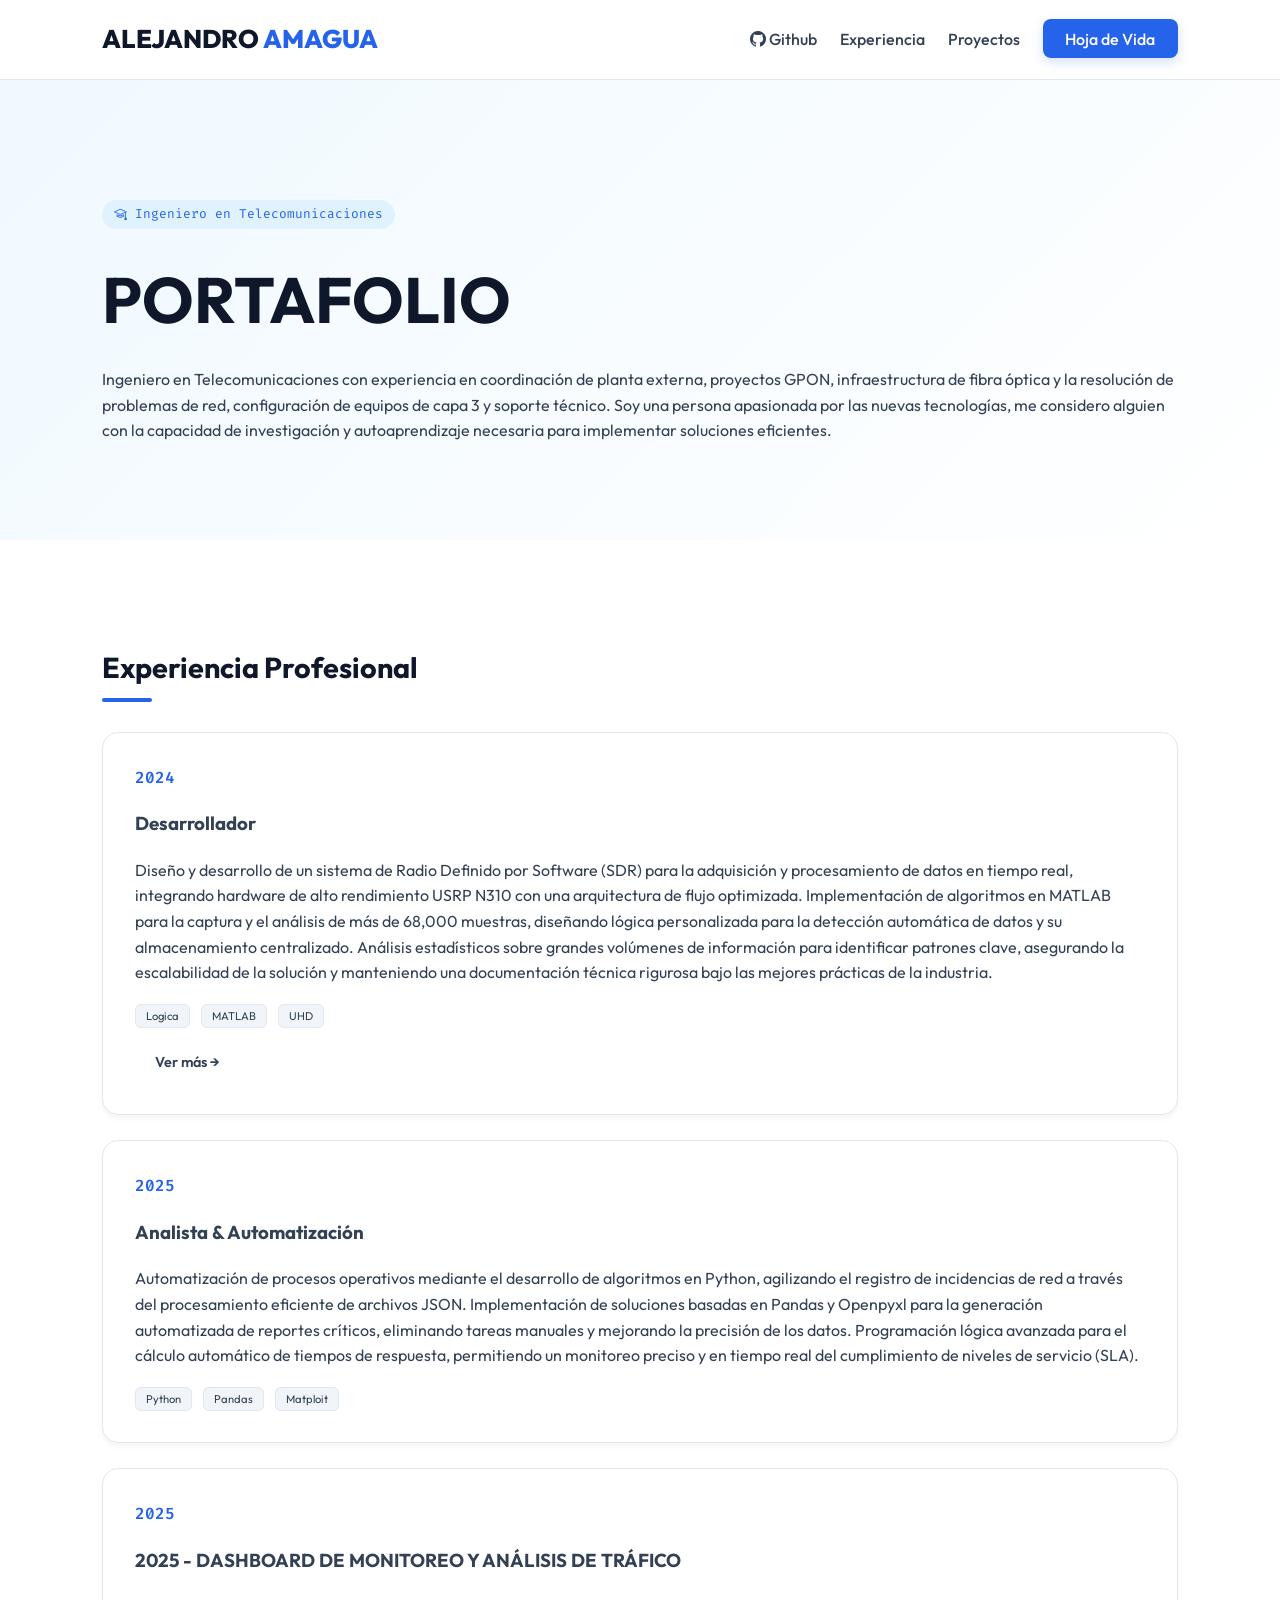
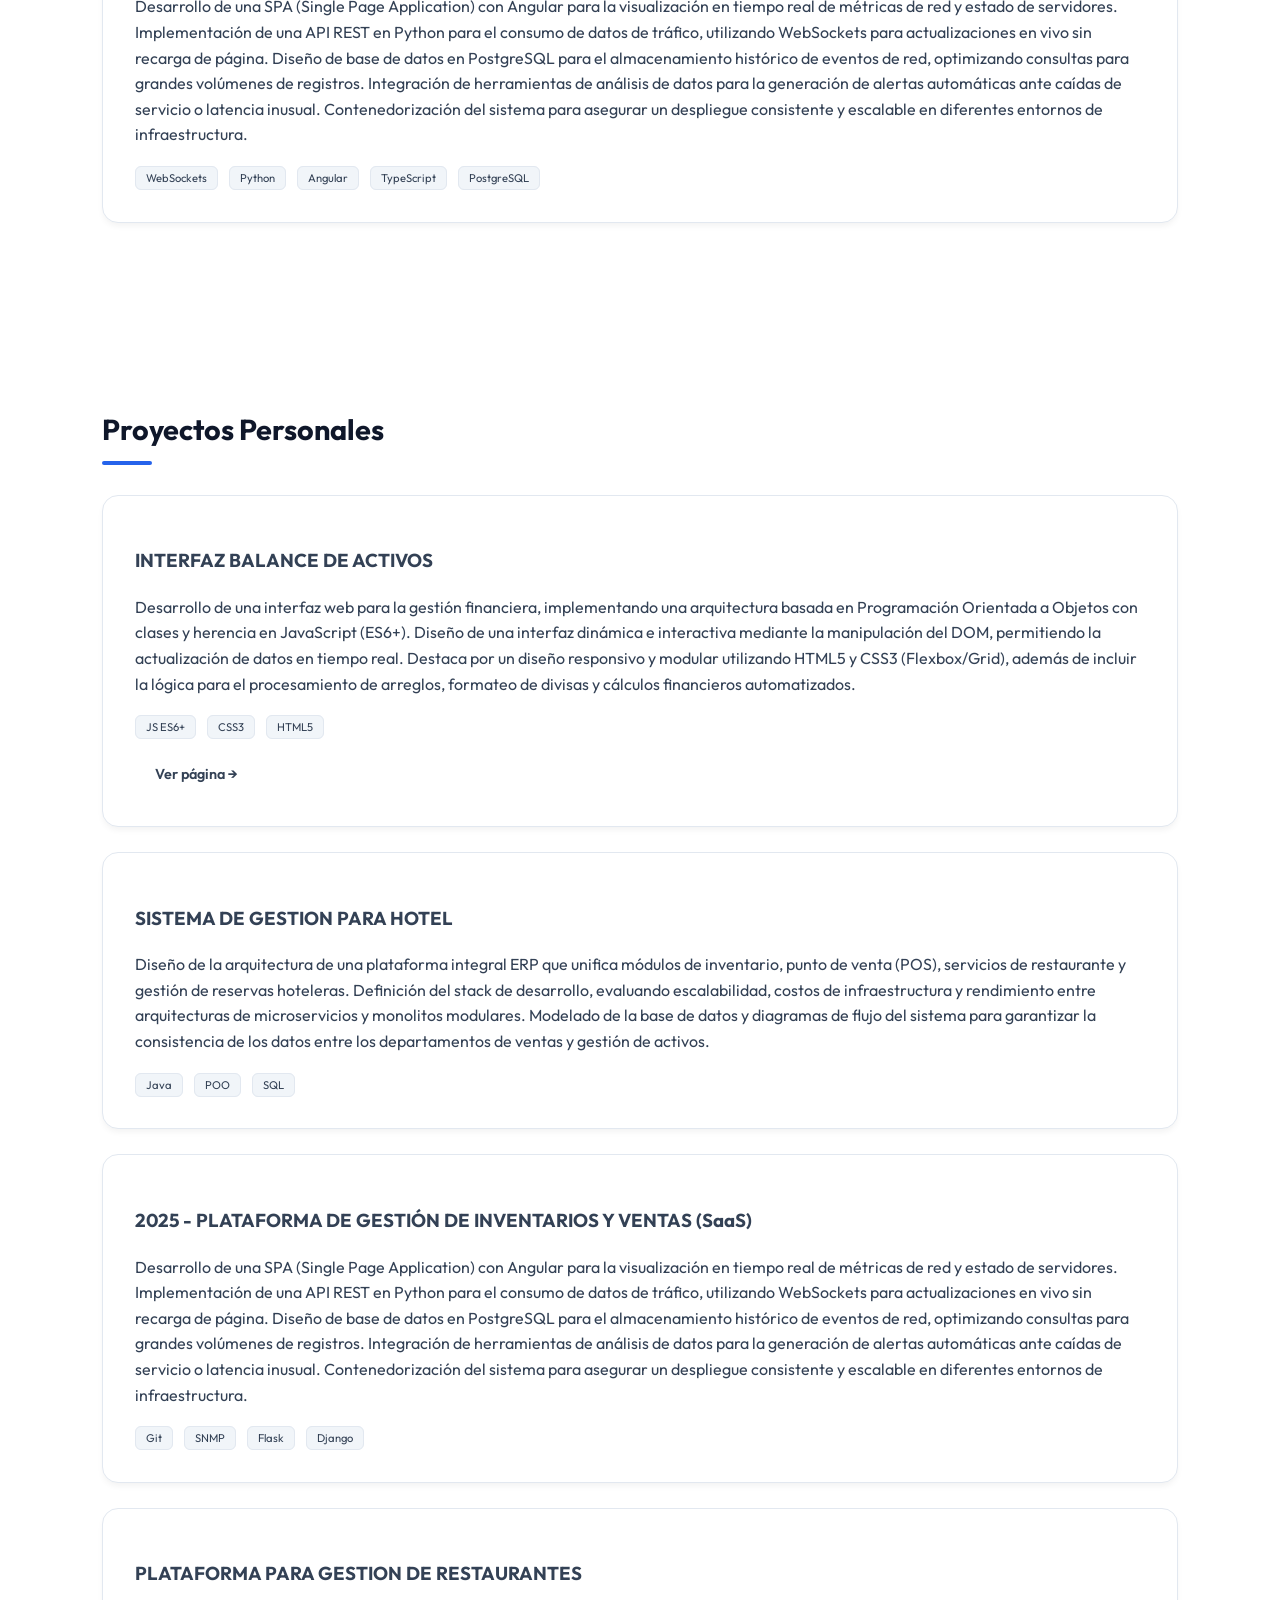
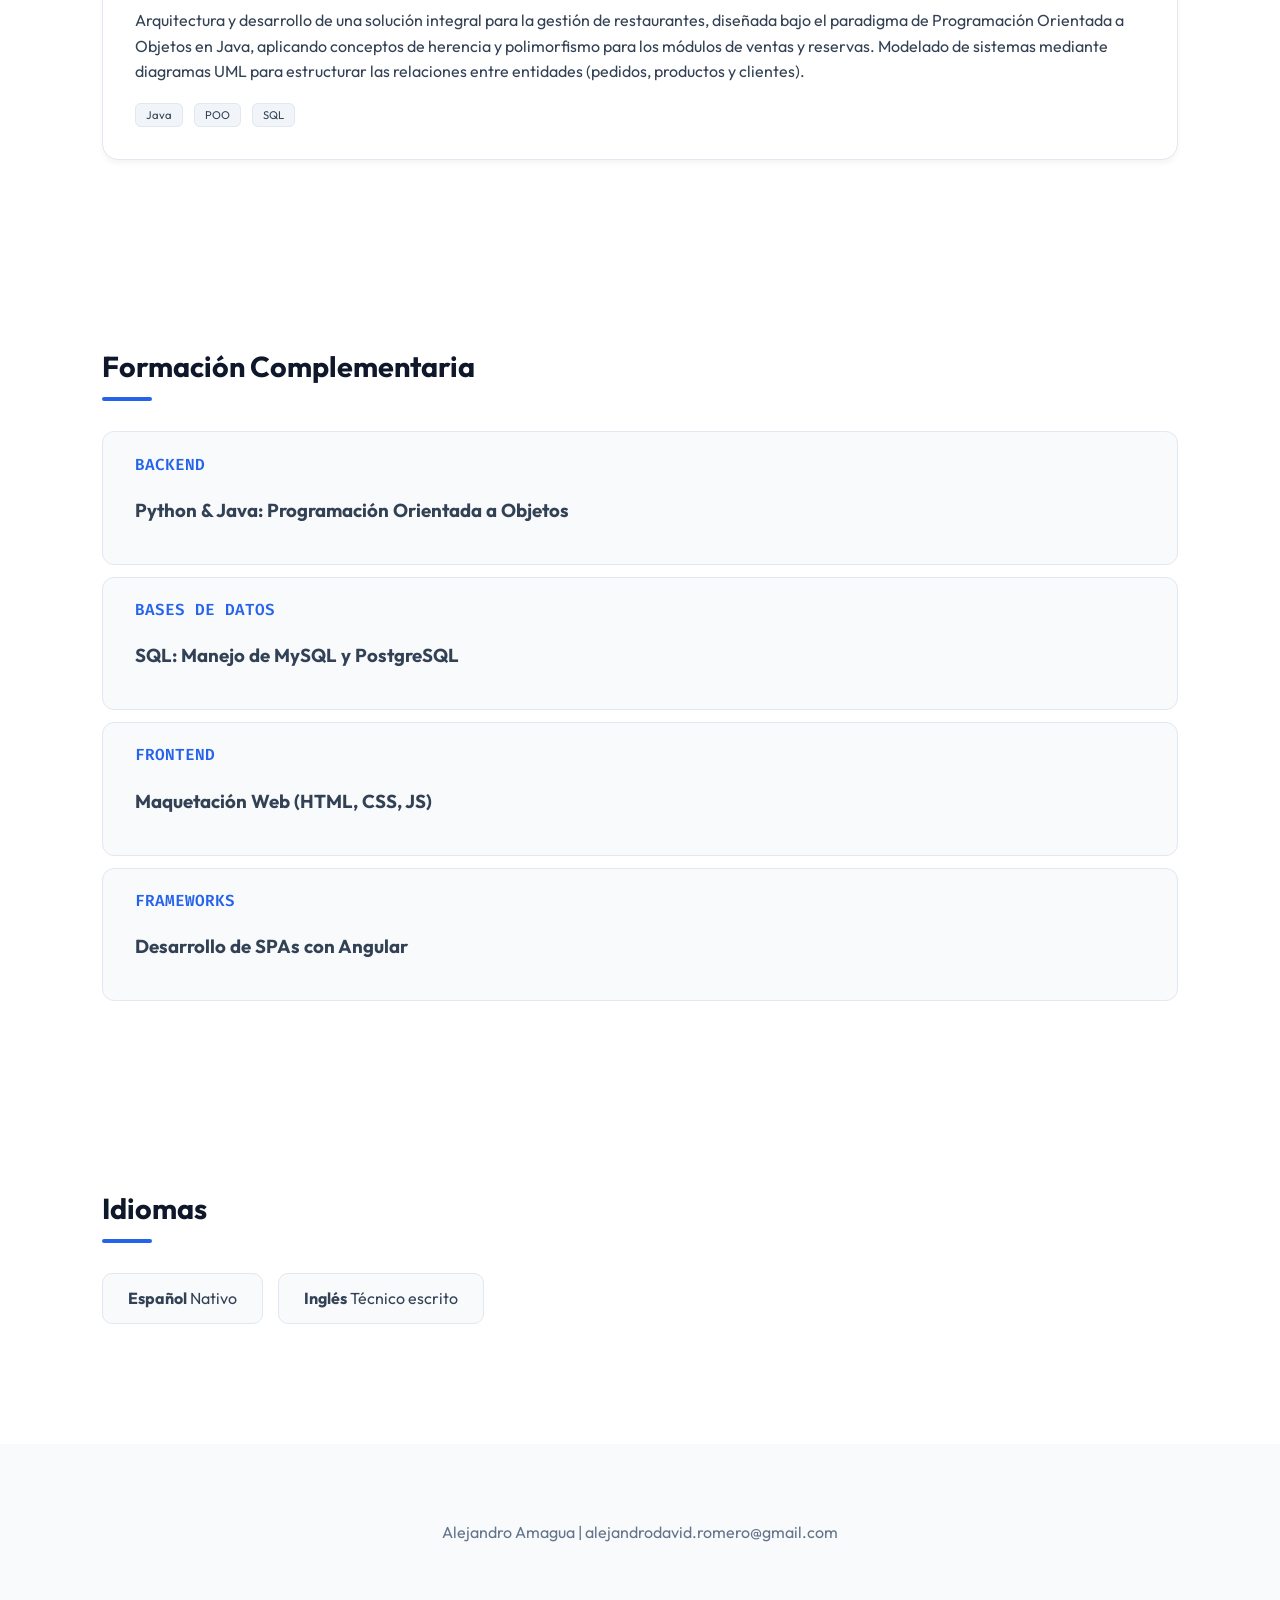
<file: index.html>
<!DOCTYPE html>
<html lang="es">
<head>
    <meta charset="UTF-8">
    <meta name="viewport" content="width=device-width, initial-scale=1.0">
    <title>Alejandro Amagua | Portfolio</title>
    <link rel="stylesheet" href="estilos.css">
    <link href="https://fonts.googleapis.com/css2?family=Outfit:wght@300;600;800&family=Fira+Code:wght@400;500&display=swap" rel="stylesheet">
    <link rel="stylesheet" href="https://cdn.jsdelivr.net/npm/bootstrap-icons@1.13.1/font/bootstrap-icons.min.css">
</head>
<body>

    <nav class="glass-nav">
        <div class="logo">ALEJANDRO<span> AMAGUA</span></div>
        <div class="nav-links">
            <a href="https://github.com/AlejoMasterchief"><i class="bi bi-github"></i> Github</a>
            <a href="#experiencia">Experiencia</a>
            <a href="#proyectos">Proyectos</a>
            <a href="CV_ALEJANDRO.pdf" target="_blank" class="btn-main">Hoja de Vida</a>
        </div>
    </nav>

    <header class="hero">
        <div class="hero-content">
            <div class="status-pill"><i class="bi bi-mortarboard"></i> Ingeniero en Telecomunicaciones</div>
            <h1>PORTAFOLIO</h1>
            <p>Ingeniero en Telecomunicaciones con experiencia en coordinación de planta externa,
                proyectos GPON, infraestructura de fibra óptica y la resolución de problemas de red,
                configuración de equipos de capa 3 y soporte técnico.
                Soy una persona apasionada por las nuevas tecnologías, me considero alguien con la
                capacidad de investigación y autoaprendizaje necesaria para implementar soluciones
                eficientes.</p>
        </div>
    </header>

    <section id="experiencia" class="container">
        <h2 class="sub-title">Experiencia Profesional</h2>
        <div class="card-grid">
            <div class="item-card">
                <div class="card-header">
                    <span class="tag">2024</span>
                    <h3>Desarrollador</h3>
                </div>
                <p>Diseño y desarrollo de un sistema de Radio Definido por Software (SDR) 
                    para la adquisición y procesamiento de datos en tiempo real, integrando 
                    hardware de alto rendimiento USRP N310 con una arquitectura de flujo optimizada. 
                    Implementación de algoritmos en MATLAB para la captura y el análisis de más de 68,000 muestras, 
                    diseñando lógica personalizada para la detección automática de datos y su almacenamiento centralizado. 
                    Análisis estadísticos sobre grandes volúmenes de información para identificar 
                    patrones clave, asegurando la escalabilidad de la solución y manteniendo una documentación 
                    técnica rigurosa bajo las mejores prácticas de la industria.</p>
                <div class="tech-stack"><span>Logica</span> <span>MATLAB</span> <span>UHD</span></div>
                <a href="exp-espoch.html" class="btn-secondary">Ver más →</a>
            </div>
            <div class="item-card">
                <div class="card-header">
                    <span class="tag">2025</span>
                    <h3>Analista & Automatización</h3>
                </div>
                <p>Automatización de procesos operativos mediante el desarrollo de algoritmos en Python, 
                    agilizando el registro de incidencias de red a través del procesamiento 
                    eficiente de archivos JSON. Implementación de soluciones basadas en Pandas y Openpyxl para la generación 
                    automatizada de reportes críticos, eliminando tareas manuales y mejorando la precisión de los datos. 
                    Programación lógica avanzada para el cálculo automático de tiempos de respuesta, permitiendo un 
                    monitoreo preciso y en tiempo real del cumplimiento de niveles de servicio (SLA).</p>
                    <div class="tech-stack"><span>Python</span> <span>Pandas</span> <span>Matploit</span></div>
                </div>
            <div class="item-card">
                <div class="card-header">
                    <span class="tag">2025</span>
                    <h3>2025 - DASHBOARD DE MONITOREO Y ANÁLISIS DE TRÁFICO</h3>
                </div>
                <p>Desarrollo de una SPA (Single Page Application) con Angular para la visualización en tiempo real de métricas de red y estado de servidores.
                    Implementación de una API REST en Python para el consumo de datos de tráfico, utilizando WebSockets para actualizaciones en vivo sin recarga de página.
                    Diseño de base de datos en PostgreSQL para el almacenamiento histórico de eventos de red, optimizando consultas para grandes volúmenes de registros.
                    Integración de herramientas de análisis de datos para la generación de alertas automáticas ante caídas de servicio o latencia inusual.
                    Contenedorización del sistema para asegurar un despliegue consistente y escalable en diferentes entornos de infraestructura.</p>
                    <div class="tech-stack"><span>WebSockets</span> <span>Python</span> <span>Angular</span> <span>TypeScript</span> <span>PostgreSQL</span></div>
                </div>
        </div>
    </section>

    <section id="proyectos" class="container">
        <h2 class="sub-title">Proyectos Personales</h2>
        <div class="card-grid">
            <div class="item-card project">
                <h3>INTERFAZ BALANCE DE ACTIVOS</h3>
                <p>Desarrollo de una interfaz web para la gestión financiera, implementando una arquitectura basada 
                    en Programación Orientada a Objetos con clases y herencia en JavaScript (ES6+). Diseño de una interfaz 
                    dinámica e interactiva mediante la manipulación del DOM, permitiendo la actualización 
                    de datos en tiempo real. Destaca por un diseño responsivo y modular 
                    utilizando HTML5 y CSS3 (Flexbox/Grid), además de incluir la lógica para el procesamiento de 
                    arreglos, formateo de divisas y cálculos financieros automatizados.</p>
                <div class="tech-stack"><span>JS ES6+</span> <span>CSS3</span> <span>HTML5</span></div>
                <a href="balance.html" class="btn-secondary">Ver página →</a>
            </div>
            <div class="item-card project">
                <h3>SISTEMA DE GESTION PARA HOTEL</h3>
                <p>Diseño de la arquitectura de una plataforma integral ERP que unifica módulos de inventario, punto de venta (POS), servicios de restaurante y gestión de reservas hoteleras.
                    Definición del stack de desarrollo, evaluando escalabilidad, costos de infraestructura y rendimiento entre arquitecturas de microservicios y monolitos modulares.
                    Modelado de la base de datos y diagramas de flujo del sistema para garantizar la consistencia de los datos entre los departamentos de ventas y gestión de activos.</p>
                <div class="tech-stack"><span>Java</span> <span>POO</span> <span>SQL</span></div>
            </div>
            <div class="item-card project">
                <h3>2025 - PLATAFORMA DE GESTIÓN DE INVENTARIOS Y VENTAS (SaaS)</h3>
                <p>Desarrollo de una SPA (Single Page Application) con Angular para la visualización en tiempo real de métricas de red y estado de servidores.
                    Implementación de una API REST en Python para el consumo de datos de tráfico, utilizando WebSockets para actualizaciones en vivo sin recarga de página.
                    Diseño de base de datos en PostgreSQL para el almacenamiento histórico de eventos de red, optimizando consultas para grandes volúmenes de registros.
                    Integración de herramientas de análisis de datos para la generación de alertas automáticas ante caídas de servicio o latencia inusual.
                    Contenedorización del sistema para asegurar un despliegue consistente y escalable en diferentes entornos de infraestructura.</p>
                <div class="tech-stack"><span>Git</span> <span>SNMP</span> <span>Flask</span> <span>Django</span></div>
            </div>
            <div class="item-card project">
                <h3>PLATAFORMA PARA GESTION DE RESTAURANTES</h3>
                <p>Arquitectura y desarrollo de una solución integral para la gestión de restaurantes, diseñada bajo el paradigma 
                    de Programación Orientada a Objetos en Java, aplicando conceptos de herencia y polimorfismo 
                    para los módulos de ventas y reservas. Modelado de sistemas mediante diagramas UML 
                    para estructurar las relaciones entre entidades (pedidos, productos y clientes).</p>
                <div class="tech-stack"><span>Java</span> <span>POO</span> <span>SQL</span></div>
            </div>
        </div>
    </section>

    <section id="cursos" class="container">
        <h2 class="sub-title">Formación Complementaria</h2>
        <div class="course-list">
            <div class="course-horizontal">
                <div class="course-info">
                    <span class="tag">BACKEND</span>
                    <h3>Python & Java: Programación Orientada a Objetos</h3>
                </div>
            </div>
            <div class="course-horizontal">
                <div class="course-info">
                    <span class="tag">BASES DE DATOS</span>
                    <h3>SQL: Manejo de MySQL y PostgreSQL</h3>
                </div>
            </div>
            <div class="course-horizontal">
                <div class="course-info">
                    <span class="tag">FRONTEND</span>
                    <h3>Maquetación Web (HTML, CSS, JS)</h3>
                </div>
            </div>
            <div class="course-horizontal">
                <div class="course-info">
                    <span class="tag">FRAMEWORKS</span>
                    <h3>Desarrollo de SPAs con Angular</h3>
                </div>
            </div>
        </div>
    </section>

    <section id="idiomas" class="container">
        <h2 class="sub-title">Idiomas</h2>
        <div class="lang-grid">
            <div class="lang-card">
                <strong>Español</strong>
                <span>Nativo</span>
            </div>
            <div class="lang-card">
                <strong>Inglés</strong>
                <span>Técnico escrito</span>
            </div>
        </div>
    </section>

    <footer>
        <p>Alejandro Amagua | alejandrodavid.romero@gmail.com</p>
    </footer>

</body>
</html>
</file>
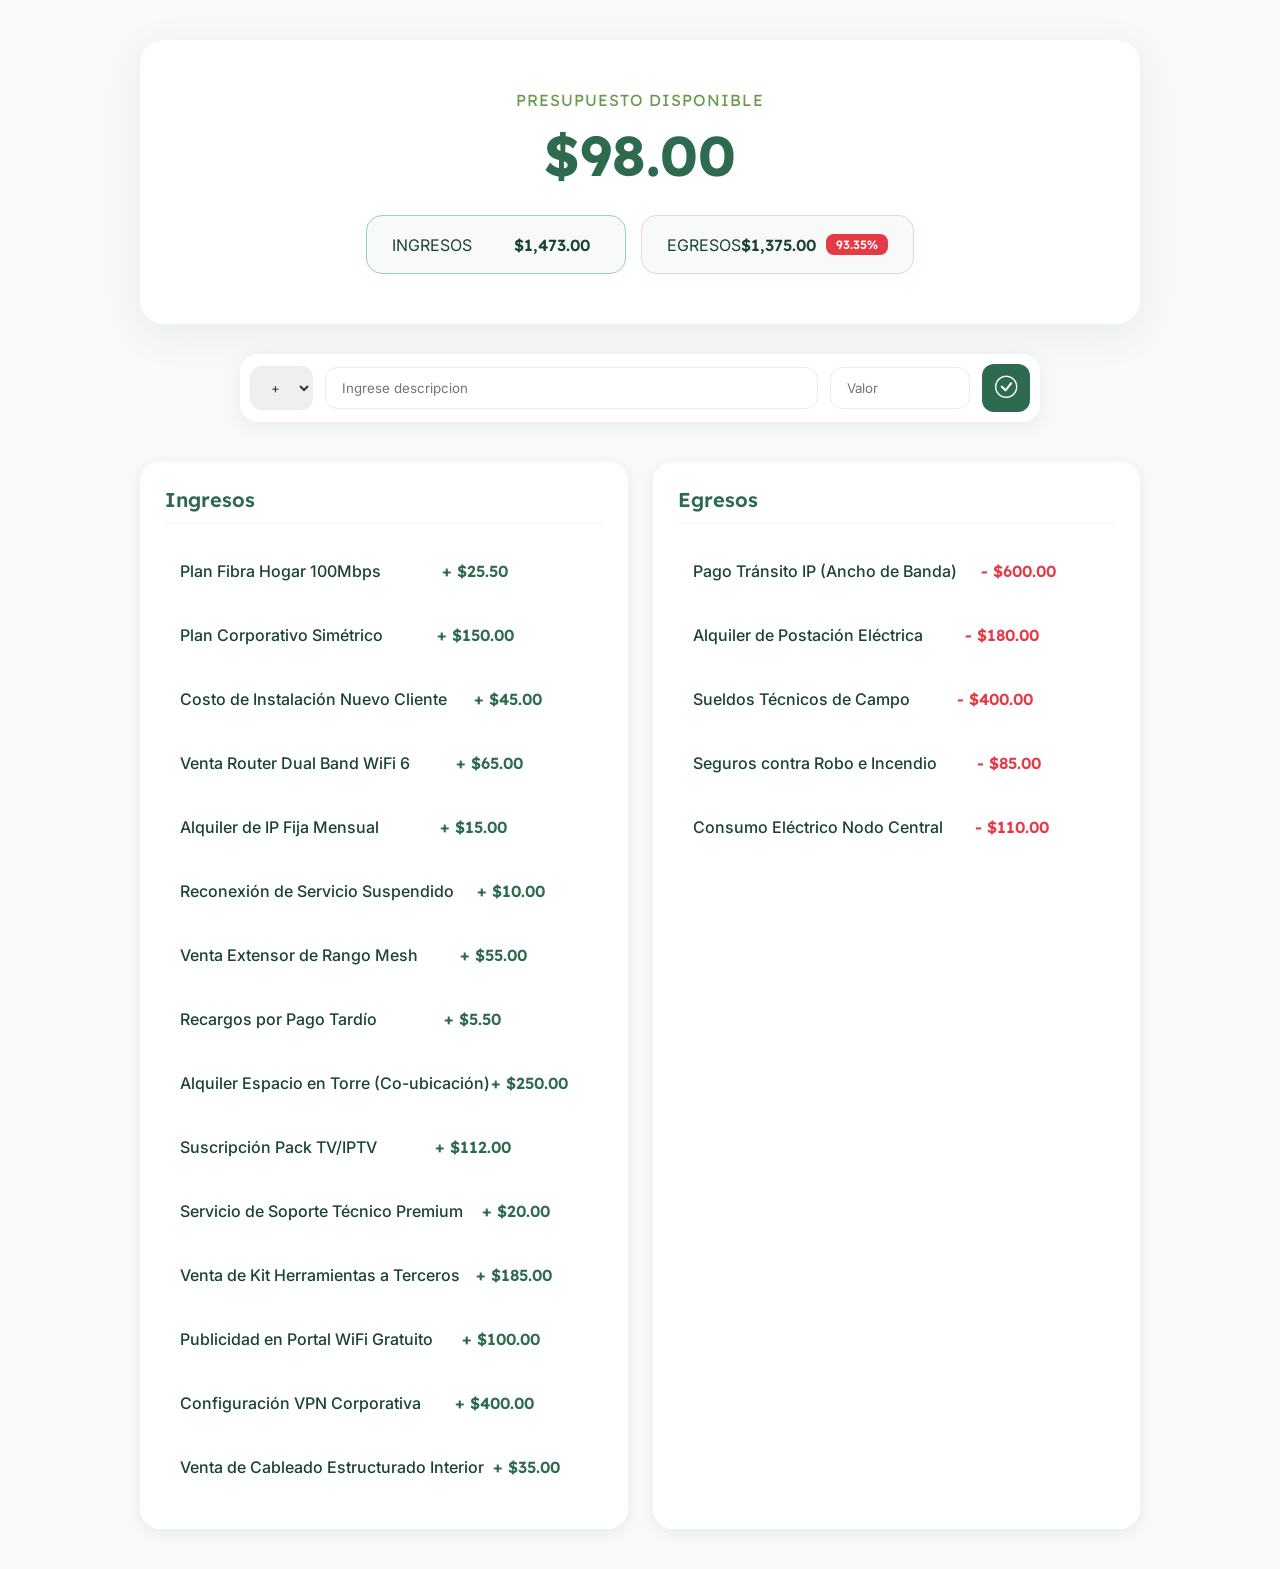
<file: balance.html>
<!DOCTYPE html>
<html lang="en">
<head>
    <meta charset="UTF-8">
    <meta name="viewport" content="width=device-width, initial-scale=1.0">
    <title>Balance Página</title>
    <link rel="stylesheet" href="assets/css/balance.css">
    <link rel="stylesheet" href="https://cdn.jsdelivr.net/npm/bootstrap-icons@1.11.3/font/bootstrap-icons.min.css">
</head>
<body onload="cargarCabecero()">
    <div class="contenedor-cabecera">
        <div class="presupuesto">
            <h1>Presupuesto disponible</h1>
            <p id="balance">2300</p>
        </div>
        <div class="in-out">
            <div class="horizontal verde">
                <div>INGRESOS</div>
                <div class="egreso-valor">
                    <div id="ingresos">3600</div>
                    <div class="none"></div>
                </div>
            </div>
            <div class="horizontal rojo">
                <div>EGRESOS</div>
                <div class="egreso-valor">
                    <div id="egresos">1300</div>
                    <div class="porcentaje" id="porcentaje">////</div>
                </div>
            </div>
        </div>
        
    </div>
    <form class="formulario" id="forma" onsubmit="return false">
        <div class="contenedor_form">
            <div class="selector">
                <select name="agregar_tipo" id="tipo">
                    <option value="ingreso">+</option>
                    <option value="egreso">-</option>
                </select>
                <input type="text" placeholder="Ingrese descripcion" id="descripcion"/>
                <input type="number" class="agregar-valor" id="valor" placeholder="Valor" step="any" />
                <button class="botoncheck" onclick="cargarDescripcion()">
                    <i class="bi bi-check-circle"></i>
                </button>
            </div>
        </div>
    </form>
    <div class="contenedor-ambos">
        <div class="tabla" id="tabla">
            <div class="titulo">
                Ingresos
            </div>
            <div class="contenedor-des-val" id="contenedor-des-va">
            </div>
        </div>
        <div class="tabla">
            <div class="titulo">
                Egresos
            </div>
            <div class="contenedor-des-val" id="contenedor-egresos">
            </div>
        </div>
    </div>  
    <script src="assets/js/Dato.js"></script>
    <script src="assets/js/Egresos.js"></script>
    <script src="assets/js/Ingresos.js"></script>
    <script src="assets/js/main.js"></script>
</body>
</html>
</file>
<file: estilos.css>
:root {
    --bg: #ffffff;
    --bg-alt: #f8fafc;
    --accent: #2563eb; /* Azul Eléctrico */
    --cyan: #0ea5e9;
    --card-bg: #ffffff;
    --text: #334155;
    --text-bright: #0f172a;
    --border: #e2e8f0;
}

body {
    background-color: var(--bg);
    color: var(--text);
    font-family: 'Outfit', sans-serif;
    margin: 0;
    line-height: 1.6;
    scroll-behavior: smooth;
}

/* Navegación */
.glass-nav {
    display: flex;
    justify-content: space-between;
    align-items: center;
    padding: 1.2rem 8%;
    backdrop-filter: blur(15px);
    background: rgba(255, 255, 255, 0.85);
    border-bottom: 1px solid var(--border);
    position: sticky;
    top: 0;
    z-index: 1000;
}

.logo { font-weight: 800; font-size: 1.6rem; color: var(--text-bright); }
.logo span { color: var(--accent); }

.nav-links a {
    text-decoration: none;
    color: var(--text);
    margin-left: 20px;
    font-weight: 500;
    transition: 0.3s;
}

.nav-links a:hover { color: var(--accent); }

.btn-main {
    background: var(--accent);
    color: #fff !important;
    padding: 0.6rem 1.4rem;
    border-radius: 8px;
    font-weight: 600;
    box-shadow: 0 4px 12px rgba(37, 99, 235, 0.2);
}

/* Hero */
.hero { 
    padding: 120px 8% 80px;
    background: linear-gradient(135deg, #f0f9ff 0%, #ffffff 100%);
}

.status-pill {
    display: inline-block;
    padding: 4px 12px;
    background: #e0f2fe;
    border-radius: 20px;
    font-family: 'Fira Code', monospace;
    font-size: 0.8rem;
    color: var(--accent);
    margin-bottom: 20px;
}

h1 { font-size: 4rem; margin: 0; color: var(--text-bright); }
h1 span { color: var(--accent); }

/* Contenedores y Tarjetas */
.container { padding: 80px 8%; }
.sub-title { font-size: 1.8rem; color: var(--text-bright); margin-bottom: 30px; position: relative; }
.sub-title::after { content: ''; display: block; width: 50px; height: 4px; background: var(--accent); margin-top: 8px; border-radius: 2px; }

.card-grid { 
    display: flex;
    flex-wrap: wrap;
    gap: 25px; 
}

.item-card {
    background: var(--card-bg);
    padding: 2rem;
    border-radius: 16px;
    border: 1px solid var(--border);
    transition: all 0.3s ease;
    box-shadow: 0 4px 6px -1px rgba(0, 0, 0, 0.05);
}

.item-card:hover { transform: translateY(-5px); border-color: var(--accent); box-shadow: 0 20px 25px -5px rgba(0, 0, 0, 0.1); }

.tag { font-family: 'Fira Code'; color: var(--accent); font-weight: 600; }

/* Cursos e Idiomas */
.course-list { display: flex; flex-direction: column; gap: 12px; }
.course-horizontal {
    background: var(--bg-alt);
    padding: 1.2rem 2rem;
    border-radius: 12px;
    display: flex;
    align-items: center;
    border: 1px solid var(--border);
}

.lang-grid { display: flex; gap: 15px; }
.lang-card {
    background: var(--bg-alt);
    padding: 12px 25px;
    border-radius: 10px;
    border: 1px solid var(--border);
}

.tech-stack span {
    font-size: 0.7rem;
    background: #f1f5f9;
    padding: 4px 10px;
    border-radius: 6px;
    margin-right: 8px;
    color: var(--text);
    border: 1px solid var(--border);
}

footer { text-align: center; padding: 60px; background: var(--bg-alt); color: #64748b; margin-top: 40px; }

.card-link, .btn-secondary {
    text-decoration: none;
    display: inline-block;
    margin-top: 1rem;
    transition: all 0.3s ease;
}

.btn-secondary {
    background-color: var(--bg-subtle);
    color: var(--accent-blue);
    padding: 8px 20px;
    border-radius: 8px;
    border: 1px solid var(--border-color);
    font-weight: 600;
    font-size: 0.9rem;
}

.btn-secondary:hover {
    background-color: var(--accent-blue);
    color: #181634;
    border-color: var(--accent-blue);
    transform: translateY(-2px); 
    box-shadow: 0 4px 12px rgba(37, 99, 235, 0.15);
}

        .video-container {
            max-width: 300px; /* Ancho máximo para mantener la estética vertical */
            margin: 40px auto;
            border-radius: 24px;
            overflow: hidden;
            box-shadow: 0 20px 50px rgba(0,0,0,0.15);
            border: 8px solid var(--text-bright);
            background: #000;
            position: relative;
            aspect-ratio: 9 / 16;
        }

        video {
            width: 100%;
            height: 100%;
            object-fit: cover;
            display: block;
        }

        .project-details {
            max-width: 800px;
            margin: 0 auto;
            text-align: center;
        }

        .back-link {
            display: inline-flex;
            align-items: center;
            gap: 10px;
            color: var(--accent);
            text-decoration: none;
            font-weight: 600;
            margin-bottom: 2rem;
            transition: 0.3s;
        }

        .back-link:hover {
            transform: translateX(-5px);
        }
</file>
<file: assets/css/balance.css>
@import url('https://fonts.googleapis.com/css2?family=Inter:wght@400;500&family=Lexend:wght@400;600;700&display=swap');

:root {
    --primario: #2d6a4f;
    --secundario: #95d5b2;
    --fondo: #f8faf9;
    --blanco: #ffffff;
    --texto: #1b4332;
    --texto-secundario: #6a994e;
    --rojo-suave: #e63946;
    --sombra: rgba(27, 67, 50, 0.08);
    --fuente-cuerpo: 'Inter', sans-serif;
    --fuente-titulo: 'Lexend', sans-serif;
}

* {
    margin: 0;
    padding: 0;
    box-sizing: border-box;
}

body {
    font-family: var(--fuente-cuerpo);
    background-color: var(--fondo);
    color: var(--texto);
    display: flex;
    flex-direction: column;
    align-items: center;
    min-height: 100vh;
    padding: 40px 20px;
}

.contenedor-cabecera {
    width: 100%;
    max-width: 1000px;
    background: var(--blanco);
    padding: 50px 30px;
    border-radius: 24px;
    text-align: center;
    box-shadow: 0 10px 40px var(--sombra);
    margin-bottom: 30px;
}

.presupuesto h1 {
    font-family: var(--fuente-titulo);
    font-size: 1rem;
    font-weight: 400;
    color: var(--texto-secundario);
    text-transform: uppercase;
    letter-spacing: 1px;
}

#balance {
    font-family: var(--fuente-titulo);
    font-size: 3.5rem;
    font-weight: 700;
    color: var(--primario);
    margin: 10px 0;
}

.in-out {
    display: flex;
    justify-content: center;
    gap: 15px;
    flex-wrap: wrap;
    margin-top: 25px;
}

.horizontal {
    background: var(--fondo);
    padding: 18px 25px;
    border-radius: 16px;
    min-width: 260px;
    display: flex;
    justify-content: space-between;
    align-items: center;
    border: 1px solid transparent;
    transition: all 0.3s ease;
}

.horizontal.verde { border-color: var(--secundario); }
.horizontal.rojo { border-color: rgba(230, 57, 70, 0.2); }

.egreso-valor {
    display: flex;
    align-items: center;
    gap: 10px;
    font-weight: 600;
    font-family: var(--fuente-titulo);
}

.porcentaje {
    background: var(--rojo-suave);
    color: white;
    padding: 3px 10px;
    border-radius: 8px;
    font-size: 0.75rem;
}

.formulario {
    width: 100%;
    max-width: 800px;
    margin-bottom: 40px;
}

.contenedor_form {
    display: flex;
    background: var(--blanco);
    padding: 10px;
    border-radius: 18px;
    box-shadow: 0 4px 20px var(--sombra);
}

.selector {
    display: flex;
    gap: 12px;
    width: 100%;
    align-items: center;
}

select, input {
    border: 1.5px solid #e9ecef;
    border-radius: 12px;
    padding: 12px 16px;
    font-family: var(--fuente-cuerpo);
    color: var(--texto);
    outline: none;
    transition: 0.2s;
}

select:focus, input:focus {
    border-color: var(--primario);
    background-color: #fdfdfd;
}

#descripcion { flex-grow: 1; }
#valor { width: 140px; }

.botoncheck {
    background: var(--primario);
    color: white;
    border: none;
    width: 48px;
    height: 48px;
    border-radius: 12px;
    cursor: pointer;
    font-size: 1.4rem;
    transition: transform 0.2s, background 0.2s;
    display: flex;
    justify-content: center;
    align-items: center;
}

.botoncheck:hover {
    background: var(--texto);
    transform: translateY(-2px);
}

.contenedor-ambos {
    display: flex;
    justify-content: center;
    gap: 25px;
    width: 100%;
    max-width: 1000px;
}

.tabla {
    flex: 1;
    background: var(--blanco);
    padding: 25px;
    border-radius: 20px;
    box-shadow: 0 4px 15px var(--sombra);
}

.titulo {
    font-family: var(--fuente-titulo);
    font-size: 1.25rem;
    font-weight: 600;
    margin-bottom: 20px;
    color: var(--primario);
    border-bottom: 2px solid var(--fondo);
    padding-bottom: 10px;
}

.valores {
    display: flex;
    justify-content: space-between;
    align-items: center;
    padding: 14px;
    margin-bottom: 10px;
    border-radius: 12px;
    background: var(--blanco);
    border: 1px solid transparent;
    transition: 0.2s;
}

.valores:hover {
    background: var(--fondo);
    border-color: var(--secundario);
}

.cerrar {
    color: var(--rojo-suave);
    cursor: pointer;
    font-size: 1.2rem;
    opacity: 0;
    transition: 0.2s;
}

.valores:hover .cerrar {
    opacity: 1;
}

.descripcion { font-weight: 500; }
.valor { font-family: var(--fuente-titulo); font-weight: 600; }

#contenedor-des-va .valor { color: var(--primario); }
#contenedor-egresos .valor { color: var(--rojo-suave); }

@media (max-width: 768px) {
    .contenedor-ambos { flex-direction: column; }
    .selector { flex-direction: column; }
    #valor, #descripcion, select, .botoncheck { width: 100%; }
    .contenedor_form { padding: 20px; }
}
</file>
